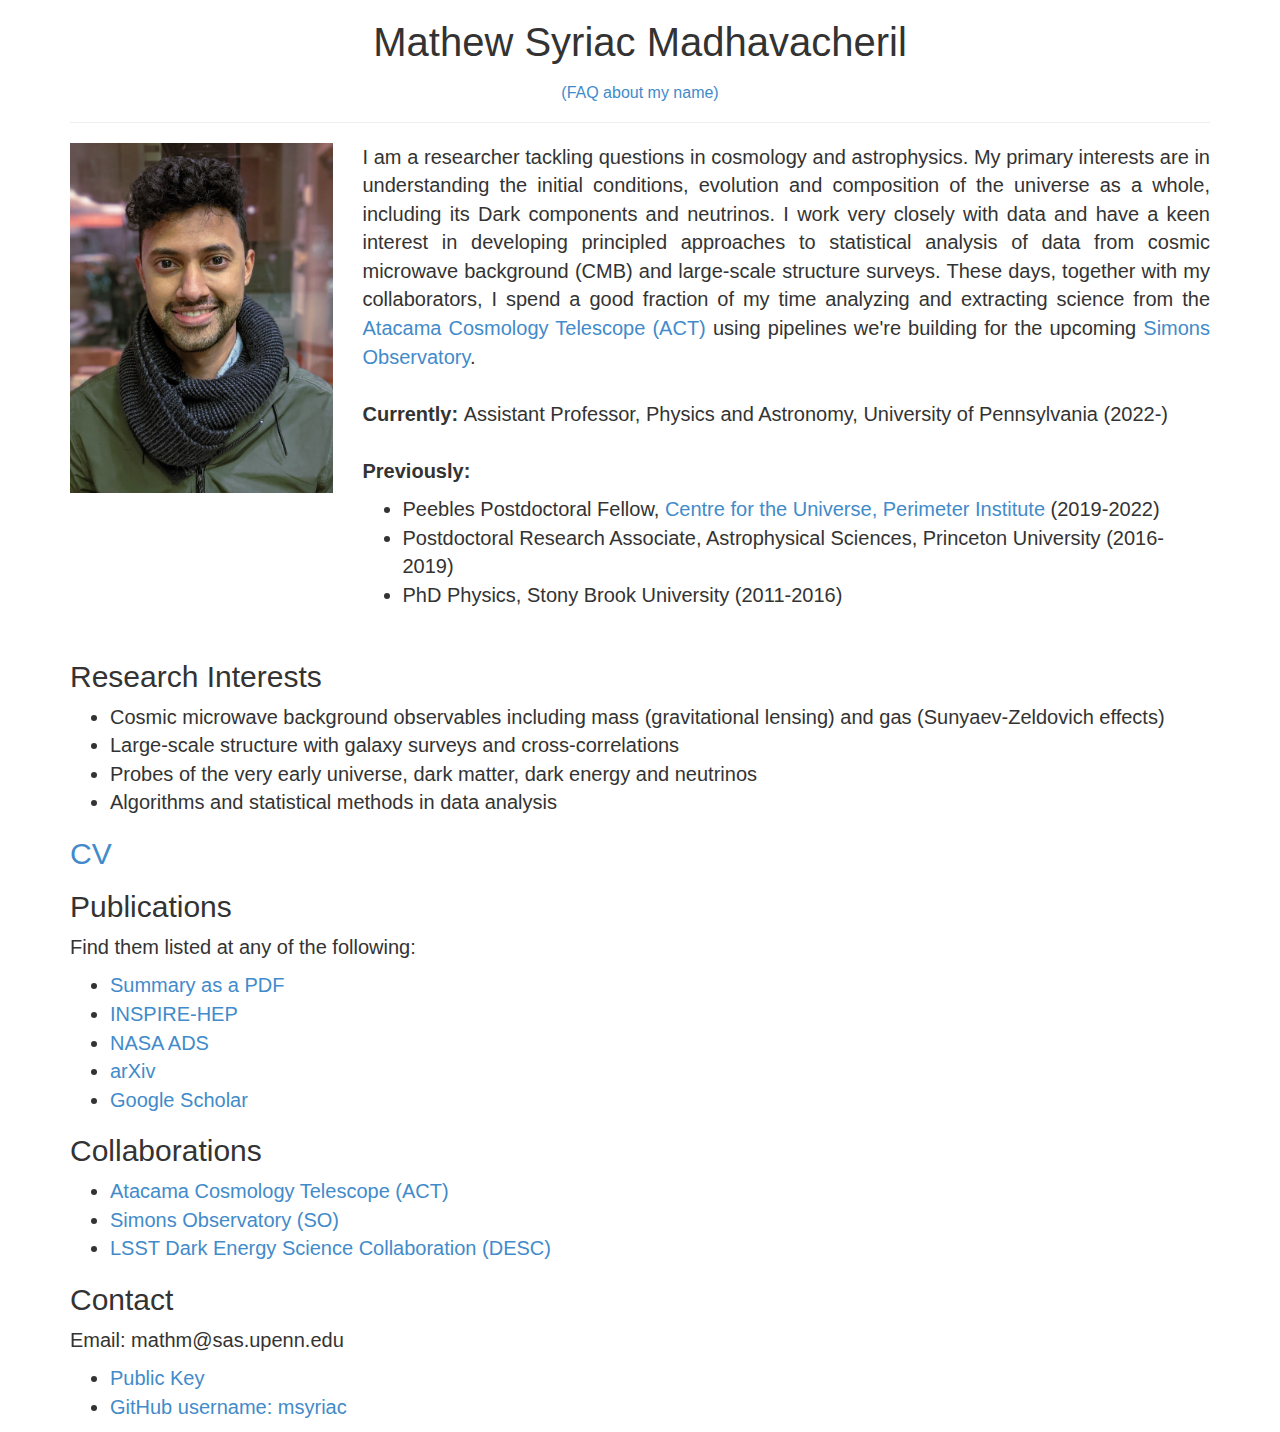
<file: index.html>
<!DOCTYPE html>
<html>

  <head>


    <meta name="viewport" content="width=device-width, initial-scale=1">
    <meta name="keywords" content="Mathew, Syriac, Madhavacheril, ACTPol, ACT, Simons Observatory, SO, Stony Brook, Princeton Univerity, Perimeter Institute, University of Pennsylvania, cosmology, astrophysics">
    <meta name="description" content="Mathew Syriac Madhavacheril is an Asst. Professor at the University of Pennsylvania. He works on Observational, Theoretical and Computational Cosmology. This is his personal webpage.">
    <meta name="author" content="Mathew Syriac Madhavacheril">
    <link rel="stylesheet" href="bookmarks/bootstrap.min.css">

    <title>Mathew Syriac Madhavacheril's Webpage</title>
<!-- Global site tag (gtag.js) - Google Analytics -->
<script async src="https://www.googletagmanager.com/gtag/js?id=UA-82922800-1"></script>
<script>
  window.dataLayer = window.dataLayer || [];
  function gtag(){dataLayer.push(arguments);}
  gtag('js', new Date());

  gtag('config', 'UA-82922800-1');
</script>

    <style>
      h1 {
      text-align: center; 
      font-size: 40px;
      }

      h3 {
      text-align: center; 
      font-size: 16px;
      }

      
      p {
      font-size: 20px;
      }


      ul {
      font-size: 20px;
      }


    </style>


  </head>

  <body>
    <div class="container">
      <h1>Mathew Syriac Madhavacheril</h1>
      <h3><a href="namefaq.html">(FAQ about my name)</a></h3>
      <hr>


      
      <div class="row">
	<div class="col-md-3">
	  <img class="img-responsive" src="myface.jpg" alt="A picture of my face">
      </div>
	<div class="col-md-9">
	  <p align="justify"> I am a researcher tackling questions in cosmology and astrophysics. My primary interests are in understanding the initial conditions, evolution and composition of the universe as a whole, including its Dark components and neutrinos. I work very closely with data and have a keen interest in developing principled approaches to statistical analysis of data from cosmic microwave background (CMB) and large-scale structure surveys. These days, together with my collaborators, I spend a good fraction of my time analyzing and extracting science from the <a href="http://www.princeton.edu/act/">Atacama Cosmology Telescope (ACT)</a> using pipelines we're building for the upcoming <a href="https://simonsobservatory.org/">Simons Observatory</a>.
	    <br>
	    <br>
	    <b>Currently: </b> Assistant Professor, Physics and Astronomy, University of Pennsylvania (2022-)
	    <br>
	    <br>

	    <b>Previously: </b>
	    <ul>
	      <li> Peebles Postdoctoral Fellow, <a href="https://perimeterinstitute.ca/centre-universe">Centre for the Universe, Perimeter Institute</a> (2019-2022)
	      <li> Postdoctoral Research Associate, Astrophysical Sciences, Princeton University (2016-2019)
	    <li> PhD Physics, Stony Brook University (2011-2016)
	    </ul>
	    	    <br>

	  </div>
      </div>
	  <h2>Research Interests</h2>
	  
	  <ul>
	    <li>Cosmic microwave background observables including mass (gravitational lensing) and gas (Sunyaev-Zeldovich effects)</li>
	    <li>Large-scale structure with galaxy surveys and cross-correlations</li>
	    <li>Probes of the very early universe, dark matter, dark energy and neutrinos</li>
	    <li>Algorithms and statistical methods in data analysis</li>
	  </ul>


	  
	  <h2><a href=cv/MMadhavacheril_cv.pdf>CV</a></h2>
	  <h2>Publications</h2>
	  
	  <p> Find them listed at any of the following: </p> 

	  <ul>
	    <li><a href="cv/Publications.pdf">Summary as a PDF</a></li>
	    <li><a href="http://inspirehep.net/author/profile/M.S.Madhavacheril.1">INSPIRE-HEP</a></li>
	    <li><a href="http://adsabs.harvard.edu/cgi-bin/basic_connect?qsearch=madhavacheril&version=1">NASA ADS</a></li>
	    <li><a href="http://arxiv.org/find/astro-ph/1/au:+Madhavacheril_M/0/1/0/all/0/1">arXiv</a></li>
	    <li><a href="http://scholar.google.com/citations?user=CiW7db8AAAAJ&hl=en">Google Scholar</a></li>
	  </ul>
	  
	  <h2>Collaborations</h2>
	  <ul>
	    <li><a href="http://www.princeton.edu/act/">Atacama Cosmology Telescope (ACT)</a></li>
	    <li><a href="https://simonsobservatory.org/">Simons Observatory (SO)</a></li>
	    <li><a href="http://www.lsst-desc.org/">LSST Dark Energy Science Collaboration (DESC)</a></li>
	  </ul>

	  
	  <h2>Contact</h2>
	<p>
	  Email: mathm@sas.upenn.edu
	</p>
	<ul>
	  <li><a href="https://pgp.mit.edu/pks/lookup?op=get&search=0x1DB2C90D8452A6C6">Public Key</a></li>
	  <li><a href="https://github.com/msyriac">GitHub username: msyriac</a></li>
	</ul>
	
	
      </p>
    </div>	
  </body>
</html>
</file>
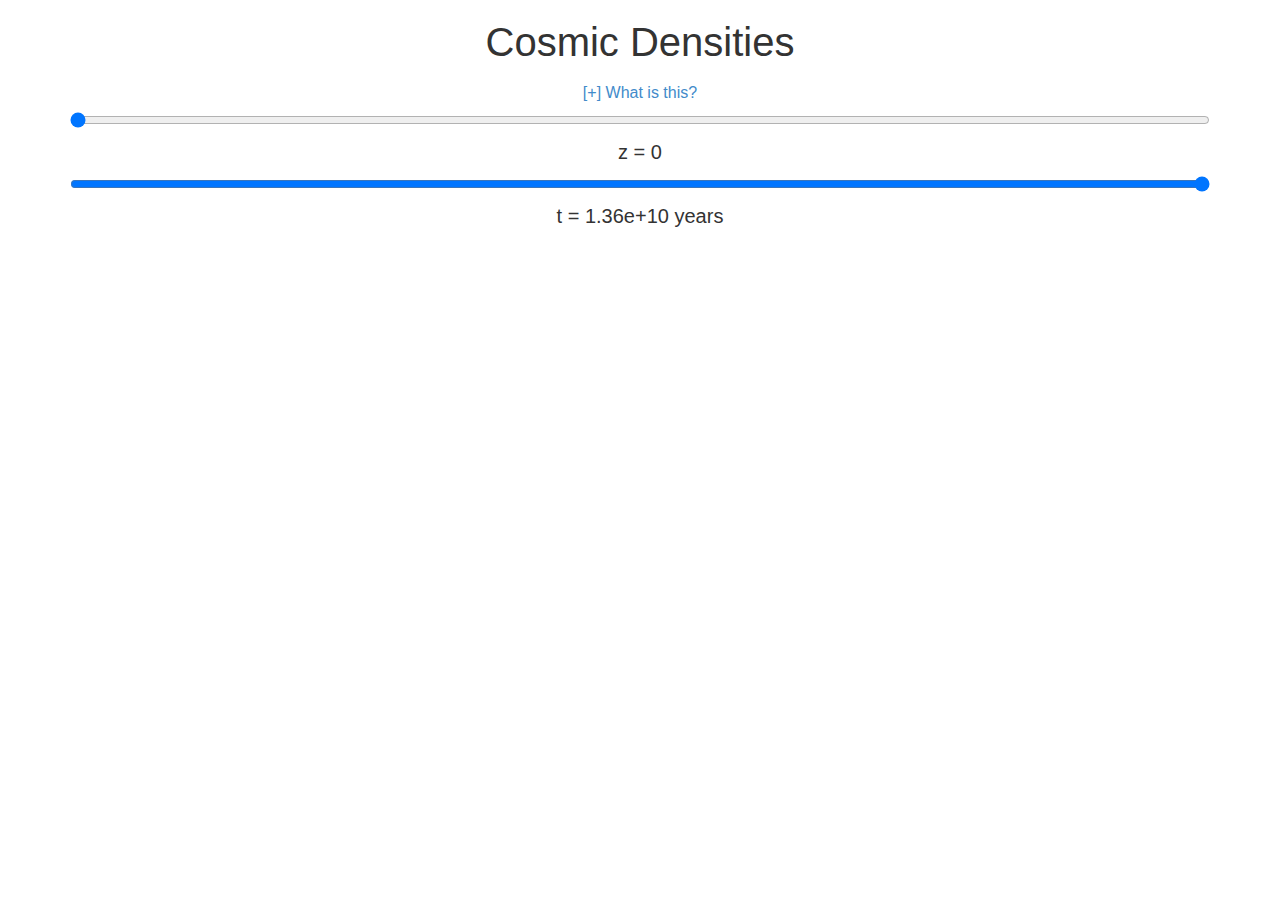
<file: cosmoapp.html>
<!DOCTYPE html>
<html>

  <head>


    <meta name="viewport" content="width=device-width, initial-scale=1">
    <meta name="keywords" content="Mathew, Syriac, Madhavacheril, ACTPol, Stony Brook, cosmology">
    <meta name="description" content="FAQ about Mat's name.">
    <meta name="author" content="Mathew Syriac Madhavacheril">
    <link rel="stylesheet" href="bookmarks/bootstrap.min.css">

    <title>Cosmic Densities</title>

<script>
  (function(i,s,o,g,r,a,m){i['GoogleAnalyticsObject']=r;i[r]=i[r]||function(){
  (i[r].q=i[r].q||[]).push(arguments)},i[r].l=1*new Date();a=s.createElement(o),
  m=s.getElementsByTagName(o)[0];a.async=1;a.src=g;m.parentNode.insertBefore(a,m)
  })(window,document,'script','//www.google-analytics.com/analytics.js','ga');

  ga('create', 'UA-59201229-1', 'auto');
  ga('send', 'pageview');

</script>

<script src="http://canvasjs.com/assets/script/canvasjs.min.js"></script>

    <style>
      h1 {
      text-align: center; 
      font-size: 40px;
      }

      h3 {
      text-align: center; 
      font-size: 16px;
      }
      
      p {
      font-size: 20px;
      }


      ul {
      font-size: 20px;
      }

      ol {
      font-size: 20px;
      }

    </style>
     
    <script type="text/javascript">
      <!--
    function toggle_visibility() {
       var e = document.getElementById('myDescription');
       var t = document.getElementById('toggleText');
       if(e.style.display == 'block')
{
          e.style.display = 'none';
	  t.innerHTML = "[+] What is this?";
 }
      else
{          e.style.display = 'block';
	  t.innerHTML = "[-] What is this?";
}
    }
    //-->
    </script>
    
  </head>

  <body>
    <div class="container">
      <h1>Cosmic Densities</h1>
      <h3>
	<a href="#" onclick="toggle_visibility();" id="toggleText" style="text-decoration: none">[+] What is this?</a>
      </h3>
      
      <h3 id="myDescription" style="display: none;">
	The pie chart you see when you load this page probably looks familiar. Most of the energy density of the Universe is in a Dark Energy component, which is very likely the constant smooth contribution from the "weight" of vacuum. The rest of it is from matter (very little of which is ordinary matter like stars, planets and puppies; the dominant contriution is from a mysterious invisible dark matter). There is almost no contribution from light. However, this wasn't always the case. The sliders below let you turn back time and see how the relative contributions from matter, radiation and the vacuum change. You can start by moving the "time" slider from our present day 13.6 billion years all the way back to when the Universe was 6000 years old. Or equivalently, you can start from the more astronomer-friendly <a href="https://en.wikipedia.org/wiki/Redshift">"redshift"</a> slider at z=0 and push it all the way back into the past up to z=10,000. Notice how redshift and time are exponentially related; a small change in one can lead to a huge change in the other. The redshift slider is more useful for exploring the very early Universe, when Dark Energy had almost no influence on the dynamics of the Universe.
      </h3>

      
      <p>
	<input type="range" min="0" max="10000" value="0" step="any" oninput="showValue(this.value,'zval')" id="zInput"  />
      </p>
      <p align="center">
	<span id="zrange">z = 0</span>
      </p>
      <p>
    <input type="range" min="6000" max="13.e9" value="13.e9" step="any" oninput="showValue(this.value,'tval')" id="tInput" />
      </p>
      <p align="center">
	    <span id="trange">t = 0</span>

      </p>
      <p>

      <div id="chartContainer" style="height: 300px; width: 100%;"></div>
				     </p>
    </div>

    <script type="text/javascript">
      function showValue(inp,fromWhom)
      {

      if (fromWhom=="zval")
      {
      var z = parseFloat(inp)
      var Tval = TfromZ(z)
      var tslider =  document.getElementById("tInput")
      tslider.value = parseFloat(Tval)
      }
      else
      {
      var Tval = parseFloat(inp)
      var z = ZfromT(Tval)
      var zslider = document.getElementById("zInput")
      zslider.value = parseFloat(z)
      
      }
      document.getElementById("zrange").innerHTML="z = " + Math.round(z * 100) / 100;
      document.getElementById("trange").innerHTML="t = " + Tval.toExponential(2) + " years";

      var h=0.7;
      var omegaM0=0.315;
      var omegaV0=0.685;
      var omegaR0=9.2e-5;


      var H100 = 3.241e-18;  // 100 km/s/megaparsec in 1/s
      var H0 = h*H100;
      var lamrange = Math.pow(H0/Hz(z),2.)*omegaV0*100.
      var matrange = Math.pow(H0/Hz(z),2.)*omegaM0*Math.pow(1.+z,3.0)*100.*(5.39/6.39)
      var matrangeB = Math.pow(H0/Hz(z),2.)*omegaM0*Math.pow(1.+z,3.0)*100.*(1.0/6.39)
      var radrange = Math.pow(H0/Hz(z),2.)*omegaR0*Math.pow(1.+z,4.0)*100.
      
      
      //document.getElementById("Vlab").innerHTML="omegaV = " + lamrange;
      //document.getElementById("Mlab").innerHTML="omegaM = " + matrange;
      //document.getElementById("Rlab").innerHTML="omegaR = " + radrange;
      rChart(lamrange,matrange,matrangeB,radrange)
      }

      function TfromZ(inpZ)
      {

      var z = parseFloat(inpZ);
      if (z<0.01){z=0.01;}
      var ps = [  2.51144127e-06 , -3.60052368e-05,  -1.47993703e-04,   3.42206826e-03, 7.64732265e-04,  -1.73096664e-01,  -7.09582723e-01,   2.24193048e+01];
	      
      var pest = 0.;
      for (i = 0; i < 8; i++) {
		      pest += ps[i]*Math.pow(Math.log(z),7-i);
		      }

		      return Math.exp(pest);
      
		      }

      function ZfromT(inpT)
      {

      var T = parseFloat(inpT);
		      var ps = [ -2.12574417e-08,   3.53101873e-06,  -2.63216193e-04,   1.16176981e-02, -3.37197198e-01,   6.75472424e+00,  -9.52561946e+01,   9.45338640e+02, -6.46823440e+03,   2.90532986e+04,  -7.70883818e+04,   9.15395816e+04];

      var pest = 0.;
      for (i = 0; i < 12; i++) {
		      pest += ps[i]*Math.pow(Math.log(T),11-i);
		      }

		      return Math.exp(pest);
      
      }
		      

      function Hz(inpZ)
      {
      var z = parseFloat(inpZ)
      var h=0.7;
      var omegaM0=0.315;
      var omegaV0=0.685;
      var omegaR0=9.2e-5;


      var H100 = 3.241e-18;  // 100 km/s/megaparsec in 1/s
      var H0 = h*H100;
      var ez = omegaR0*(Math.pow(1.0+z,4.0))+omegaM0*(Math.pow(1.0+z,3.0))+omegaV0;
      
      return H0*Math.sqrt(ez);
      }


      function rChart(V,M,Mb,R) {
      var chart = new CanvasJS.Chart("chartContainer",
      {
      title:{
      fontFamily: "arial"
      },
      animationEnabled: false,
      legend: {
      fontFamily: "arial",
      verticalAlign: "bottom",
		      horizontalAlign: "center",
		        fontSize: 22
      },
      theme: "theme1",
      data: [
      {
      type: "pie",
      indexLabelFontFamily: "Arial",
      indexLabelFontSize: 20,
      indexLabelFontWeight: "bold",
      startAngle:0,
      indexLabelFontColor: "MistyRose",
      indexLabelLineColor: "darkgrey",
      indexLabelPlacement: "inside",
      toolTipContent: "{name}: {y}%",
      showInLegend: true,
      indexLabel: "#percent%",
      dataPoints: [
      {  y: parseFloat(V), name: "Dark Energy", legendMarkerType: "square"},
      {  y: parseFloat(M), name: "Dark Matter", legendMarkerType: "square"},
      {  y: parseFloat(Mb), name: "Ordinary Matter", legendMarkerType: "square"},
      {  y: parseFloat(R), name: "Radiation", legendMarkerType: "square"}
      ]
      }
      ]
      });
      chart.render();
      }
      
      window.onload = showValue(0,"zval");
      
      </script>

    
  </body>
</html>
</file>
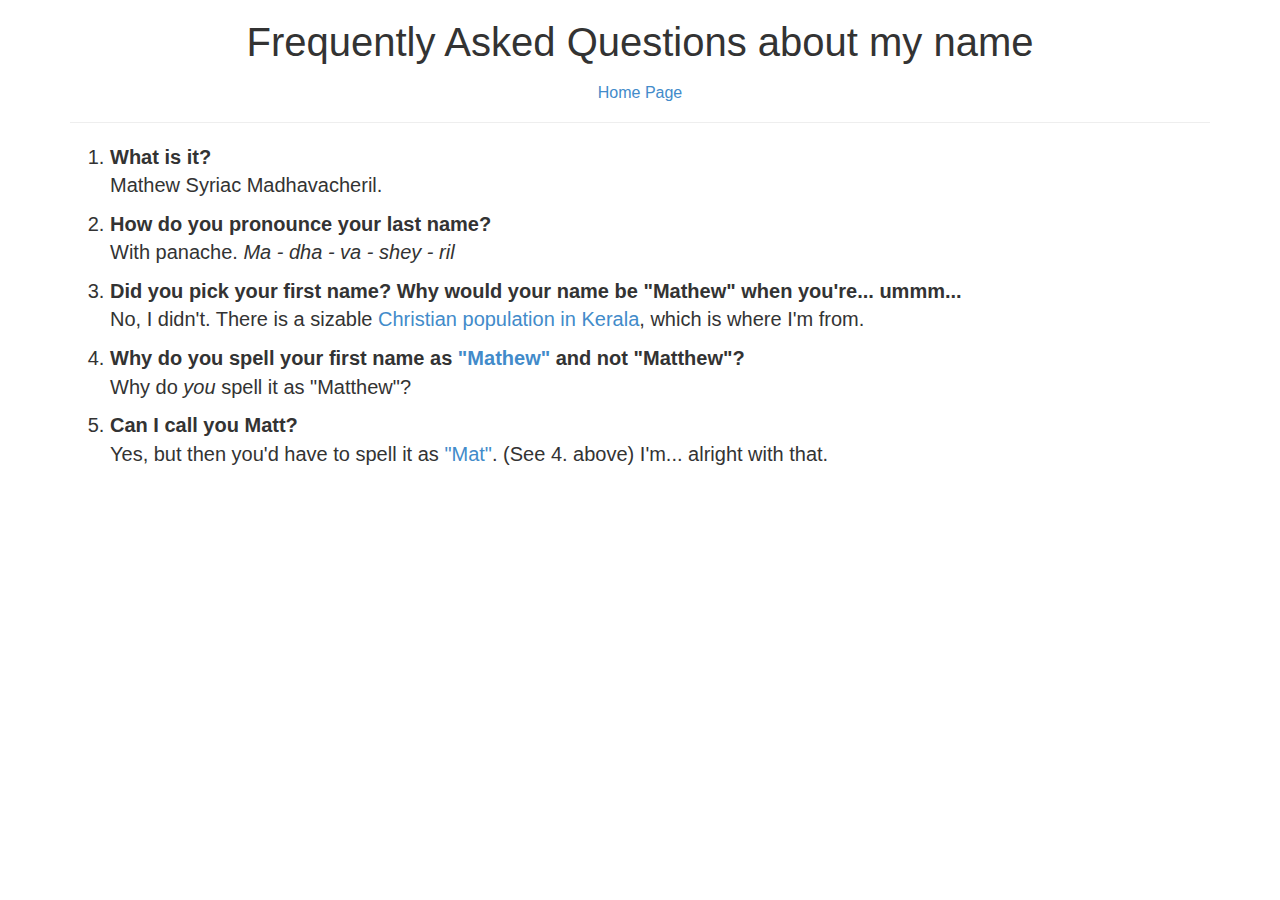
<file: namefaq.html>
<!DOCTYPE html>
<html>

  <head>


    <meta name="viewport" content="width=device-width, initial-scale=1">
    <meta name="keywords" content="Mathew, Syriac, Madhavacheril, ACTPol, Stony Brook, cosmology">
    <meta name="description" content="FAQ about Mat's name.">
    <meta name="author" content="Mathew Syriac Madhavacheril">
    <link rel="stylesheet" href="bookmarks/bootstrap.min.css">

    <title>FAQ</title>

<script>
  (function(i,s,o,g,r,a,m){i['GoogleAnalyticsObject']=r;i[r]=i[r]||function(){
  (i[r].q=i[r].q||[]).push(arguments)},i[r].l=1*new Date();a=s.createElement(o),
  m=s.getElementsByTagName(o)[0];a.async=1;a.src=g;m.parentNode.insertBefore(a,m)
  })(window,document,'script','//www.google-analytics.com/analytics.js','ga');

  ga('create', 'UA-59201229-1', 'auto');
  ga('send', 'pageview');

</script>


    <style>
      h1 {
      text-align: center; 
      font-size: 40px;
      }

      h3 {
      text-align: center; 
      font-size: 16px;
      }
      
      p {
      font-size: 20px;
      }


      ul {
      font-size: 20px;
      }

      ol {
      font-size: 20px;
      }

    </style>


  </head>

  <body>
    <div class="container">
      <h1>Frequently Asked Questions about my name</h1>
      <h3><a href="index.html">Home Page</a></h3>
      <hr>
	  
	  <ol>
	    <li><b>What is it?</b></li>
<p> 
Mathew Syriac Madhavacheril.
</p>
	    <li><b>How do you pronounce your last name?</b></li>
<p> With panache.

<i>Ma - dha - va - shey - ril</i>

</p>
	    <li><b>Did you pick your first name? Why would your name be "Mathew" when you're... ummm...</b></li>
<p>
No, I didn't. There is a sizable <a href="https://en.wikipedia.org/wiki/Saint_Thomas_Christians">Christian population in Kerala</a>, which is where I'm from.
</p>
	    <li><b>Why do you spell your first name as <a href="http://en.wikipedia.org/wiki/Mathew">"Mathew"</a> and not "Matthew"?</b></li>
<p>
Why do <i>you</i> spell it as "Matthew"?
</p>
	    <li><b>Can I call you Matt?</b></li>
<p>
Yes, but then you'd have to spell it as <a href="https://www.google.com/search?site=&tbm=isch&source=hp&biw=1920&bih=965&q=mat&oq=mat&gs_l=img.3..0l10.1243.1528.0.1658.3.3.0.0.0.0.37.102.3.3.0.msedr...0...1ac.1.62.img..0.3.99.3Tw7hvwTfSs">"Mat"</a>. (See 4. above) I'm... alright with that.
</p>
	  </ol>
	  
	
	
	</p>
    </div>	
  </body>
</html>
</file>
